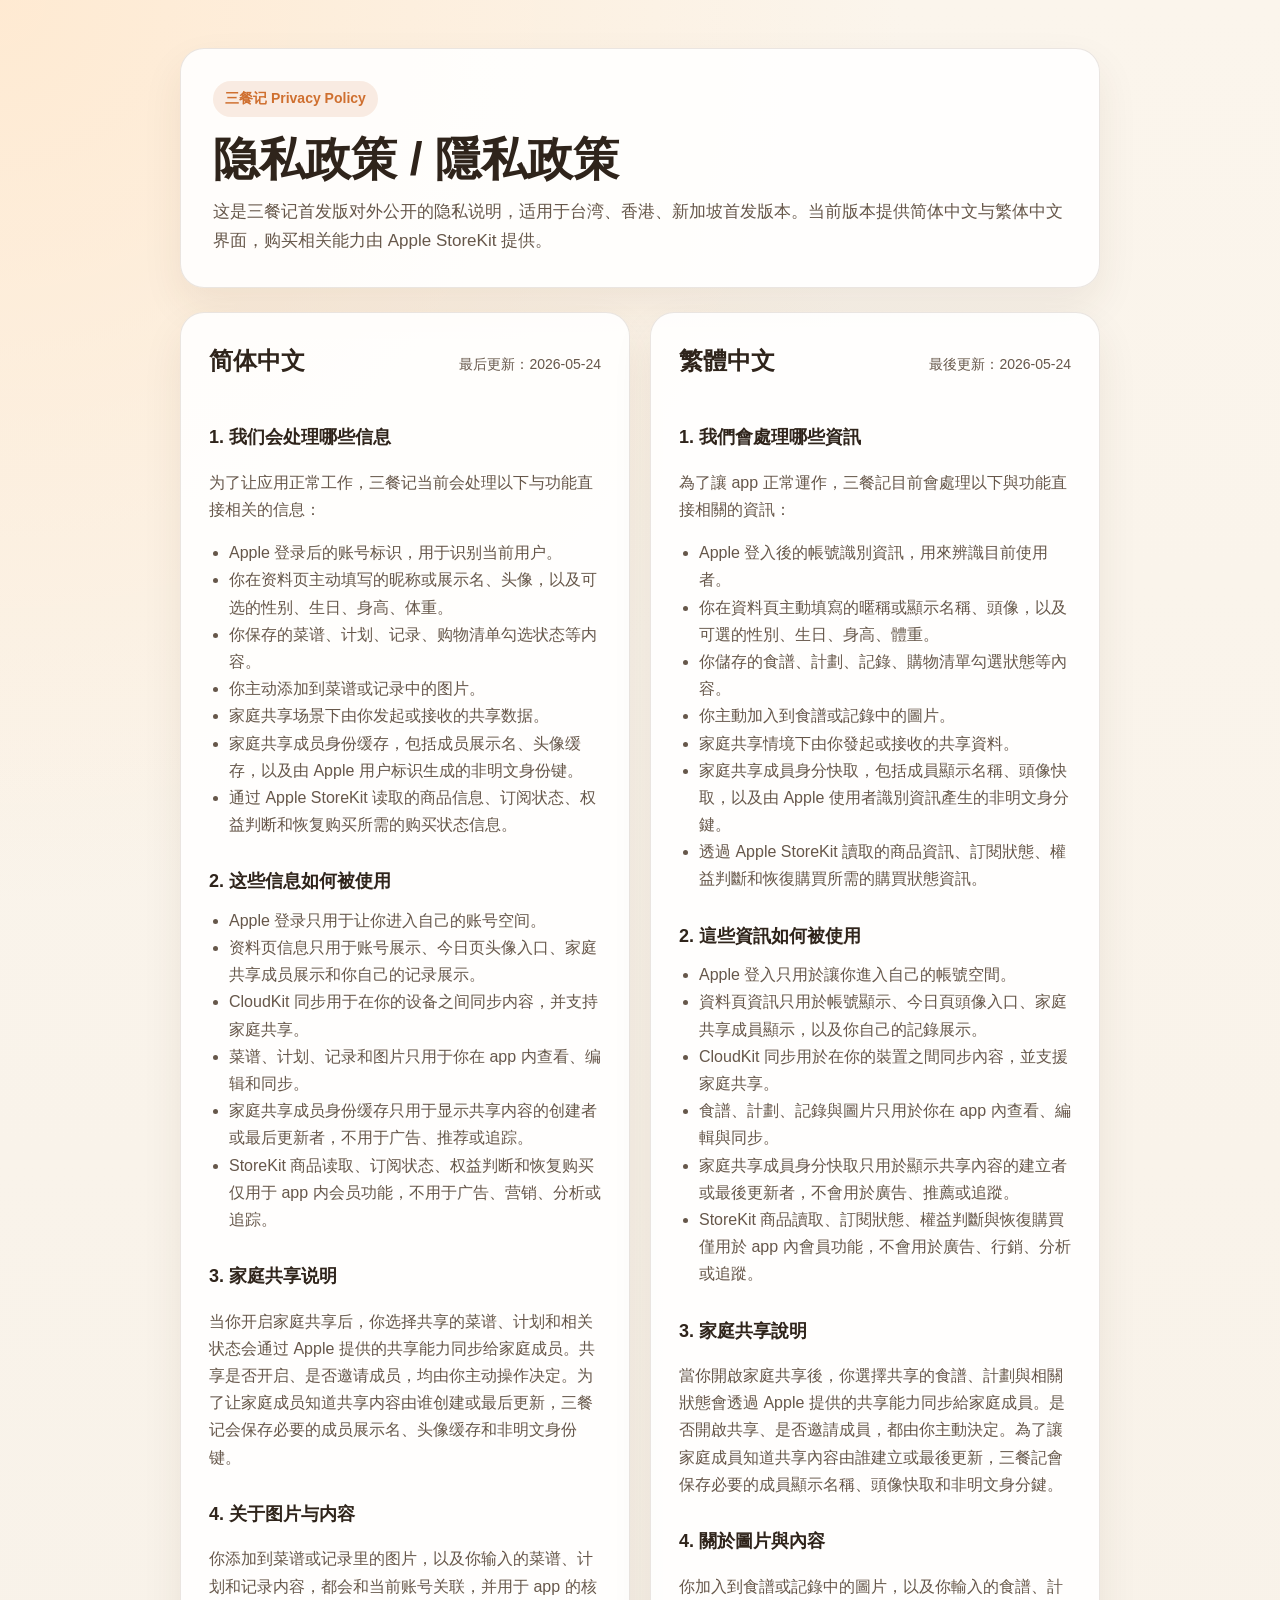
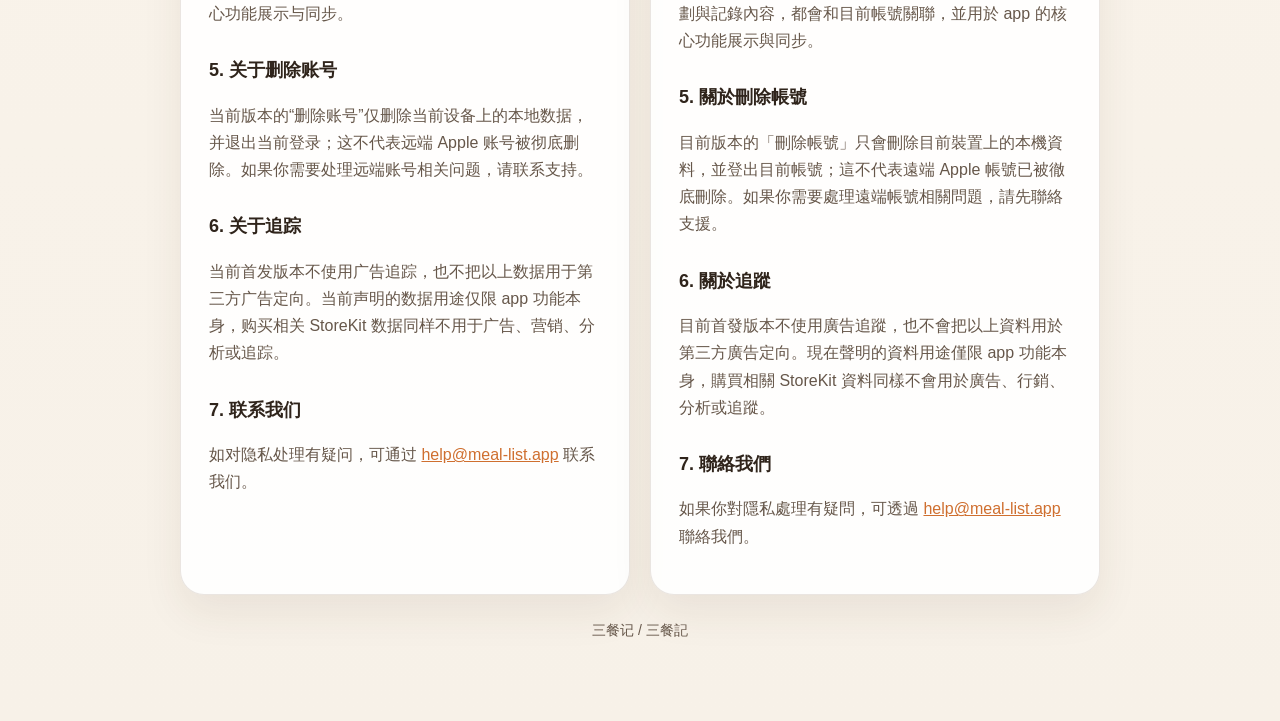
<file: privacy/index.html>
<!DOCTYPE html>
<!--
  三餐记首发版隐私政策页。
  供 App Store Connect 的 Privacy Policy URL 使用。
-->
<html lang="zh-Hans">
  <head>
    <meta charset="UTF-8" />
    <meta name="viewport" content="width=device-width, initial-scale=1.0" />
    <title>三餐记 隐私政策</title>
    <meta
      name="description"
      content="三餐记首发版隐私政策，覆盖 Apple 登录、CloudKit 同步、资料页、菜谱与图片、家庭共享、StoreKit 商品读取、订阅状态、权益判断、恢复购买与联系渠道。"
    />
    <link rel="stylesheet" href="../styles.css" />
  </head>
  <body>
    <main class="page">
      <section class="hero">
        <div class="hero-tag">三餐记 Privacy Policy</div>
        <h1>隐私政策 / 隱私政策</h1>
        <p>
          这是三餐记首发版对外公开的隐私说明，适用于台湾、香港、新加坡首发版本。当前版本提供简体中文与繁体中文界面，购买相关能力由 Apple StoreKit 提供。
        </p>
      </section>

      <section class="grid two-up">
        <article class="language-card">
          <div class="language-header">
            <h2>简体中文</h2>
            <span>最后更新：2026-05-24</span>
          </div>

          <h3>1. 我们会处理哪些信息</h3>
          <p>为了让应用正常工作，三餐记当前会处理以下与功能直接相关的信息：</p>
          <ul>
            <li>Apple 登录后的账号标识，用于识别当前用户。</li>
            <li>你在资料页主动填写的昵称或展示名、头像，以及可选的性别、生日、身高、体重。</li>
            <li>你保存的菜谱、计划、记录、购物清单勾选状态等内容。</li>
            <li>你主动添加到菜谱或记录中的图片。</li>
            <li>家庭共享场景下由你发起或接收的共享数据。</li>
            <li>家庭共享成员身份缓存，包括成员展示名、头像缓存，以及由 Apple 用户标识生成的非明文身份键。</li>
            <li>通过 Apple StoreKit 读取的商品信息、订阅状态、权益判断和恢复购买所需的购买状态信息。</li>
          </ul>

          <h3>2. 这些信息如何被使用</h3>
          <ul>
            <li>Apple 登录只用于让你进入自己的账号空间。</li>
            <li>资料页信息只用于账号展示、今日页头像入口、家庭共享成员展示和你自己的记录展示。</li>
            <li>CloudKit 同步用于在你的设备之间同步内容，并支持家庭共享。</li>
            <li>菜谱、计划、记录和图片只用于你在 app 内查看、编辑和同步。</li>
            <li>家庭共享成员身份缓存只用于显示共享内容的创建者或最后更新者，不用于广告、推荐或追踪。</li>
            <li>StoreKit 商品读取、订阅状态、权益判断和恢复购买仅用于 app 内会员功能，不用于广告、营销、分析或追踪。</li>
          </ul>

          <h3>3. 家庭共享说明</h3>
          <p>
            当你开启家庭共享后，你选择共享的菜谱、计划和相关状态会通过 Apple 提供的共享能力同步给家庭成员。共享是否开启、是否邀请成员，均由你主动操作决定。为了让家庭成员知道共享内容由谁创建或最后更新，三餐记会保存必要的成员展示名、头像缓存和非明文身份键。
          </p>

          <h3>4. 关于图片与内容</h3>
          <p>
            你添加到菜谱或记录里的图片，以及你输入的菜谱、计划和记录内容，都会和当前账号关联，并用于 app 的核心功能展示与同步。
          </p>

          <h3>5. 关于删除账号</h3>
          <p>
            当前版本的“删除账号”仅删除当前设备上的本地数据，并退出当前登录；这不代表远端 Apple 账号被彻底删除。如果你需要处理远端账号相关问题，请联系支持。
          </p>

          <h3>6. 关于追踪</h3>
          <p>
            当前首发版本不使用广告追踪，也不把以上数据用于第三方广告定向。当前声明的数据用途仅限 app 功能本身，购买相关 StoreKit 数据同样不用于广告、营销、分析或追踪。
          </p>

          <h3>7. 联系我们</h3>
          <p>
            如对隐私处理有疑问，可通过
            <a href="mailto:help@meal-list.app?subject=%E4%B8%89%E9%A4%90%E8%AE%B0%20%E9%9A%90%E7%A7%81%E5%92%A8%E8%AF%A2">help@meal-list.app</a>
            联系我们。
          </p>
        </article>

        <article class="language-card">
          <div class="language-header">
            <h2>繁體中文</h2>
            <span>最後更新：2026-05-24</span>
          </div>

          <h3>1. 我們會處理哪些資訊</h3>
          <p>為了讓 app 正常運作，三餐記目前會處理以下與功能直接相關的資訊：</p>
          <ul>
            <li>Apple 登入後的帳號識別資訊，用來辨識目前使用者。</li>
            <li>你在資料頁主動填寫的暱稱或顯示名稱、頭像，以及可選的性別、生日、身高、體重。</li>
            <li>你儲存的食譜、計劃、記錄、購物清單勾選狀態等內容。</li>
            <li>你主動加入到食譜或記錄中的圖片。</li>
            <li>家庭共享情境下由你發起或接收的共享資料。</li>
            <li>家庭共享成員身分快取，包括成員顯示名稱、頭像快取，以及由 Apple 使用者識別資訊產生的非明文身分鍵。</li>
            <li>透過 Apple StoreKit 讀取的商品資訊、訂閱狀態、權益判斷和恢復購買所需的購買狀態資訊。</li>
          </ul>

          <h3>2. 這些資訊如何被使用</h3>
          <ul>
            <li>Apple 登入只用於讓你進入自己的帳號空間。</li>
            <li>資料頁資訊只用於帳號顯示、今日頁頭像入口、家庭共享成員顯示，以及你自己的記錄展示。</li>
            <li>CloudKit 同步用於在你的裝置之間同步內容，並支援家庭共享。</li>
            <li>食譜、計劃、記錄與圖片只用於你在 app 內查看、編輯與同步。</li>
            <li>家庭共享成員身分快取只用於顯示共享內容的建立者或最後更新者，不會用於廣告、推薦或追蹤。</li>
            <li>StoreKit 商品讀取、訂閱狀態、權益判斷與恢復購買僅用於 app 內會員功能，不會用於廣告、行銷、分析或追蹤。</li>
          </ul>

          <h3>3. 家庭共享說明</h3>
          <p>
            當你開啟家庭共享後，你選擇共享的食譜、計劃與相關狀態會透過 Apple 提供的共享能力同步給家庭成員。是否開啟共享、是否邀請成員，都由你主動決定。為了讓家庭成員知道共享內容由誰建立或最後更新，三餐記會保存必要的成員顯示名稱、頭像快取和非明文身分鍵。
          </p>

          <h3>4. 關於圖片與內容</h3>
          <p>
            你加入到食譜或記錄中的圖片，以及你輸入的食譜、計劃與記錄內容，都會和目前帳號關聯，並用於 app 的核心功能展示與同步。
          </p>

          <h3>5. 關於刪除帳號</h3>
          <p>
            目前版本的「刪除帳號」只會刪除目前裝置上的本機資料，並登出目前帳號；這不代表遠端 Apple 帳號已被徹底刪除。如果你需要處理遠端帳號相關問題，請先聯絡支援。
          </p>

          <h3>6. 關於追蹤</h3>
          <p>
            目前首發版本不使用廣告追蹤，也不會把以上資料用於第三方廣告定向。現在聲明的資料用途僅限 app 功能本身，購買相關 StoreKit 資料同樣不會用於廣告、行銷、分析或追蹤。
          </p>

          <h3>7. 聯絡我們</h3>
          <p>
            如果你對隱私處理有疑問，可透過
            <a href="mailto:help@meal-list.app?subject=%E4%B8%89%E9%A4%90%E8%A8%98%20%E9%9A%B1%E7%A7%81%E8%AB%AE%E8%A9%A2">help@meal-list.app</a>
            聯絡我們。
          </p>
        </article>
      </section>

      <p class="footer">三餐记 / 三餐記</p>
    </main>
  </body>
</html>
</file>
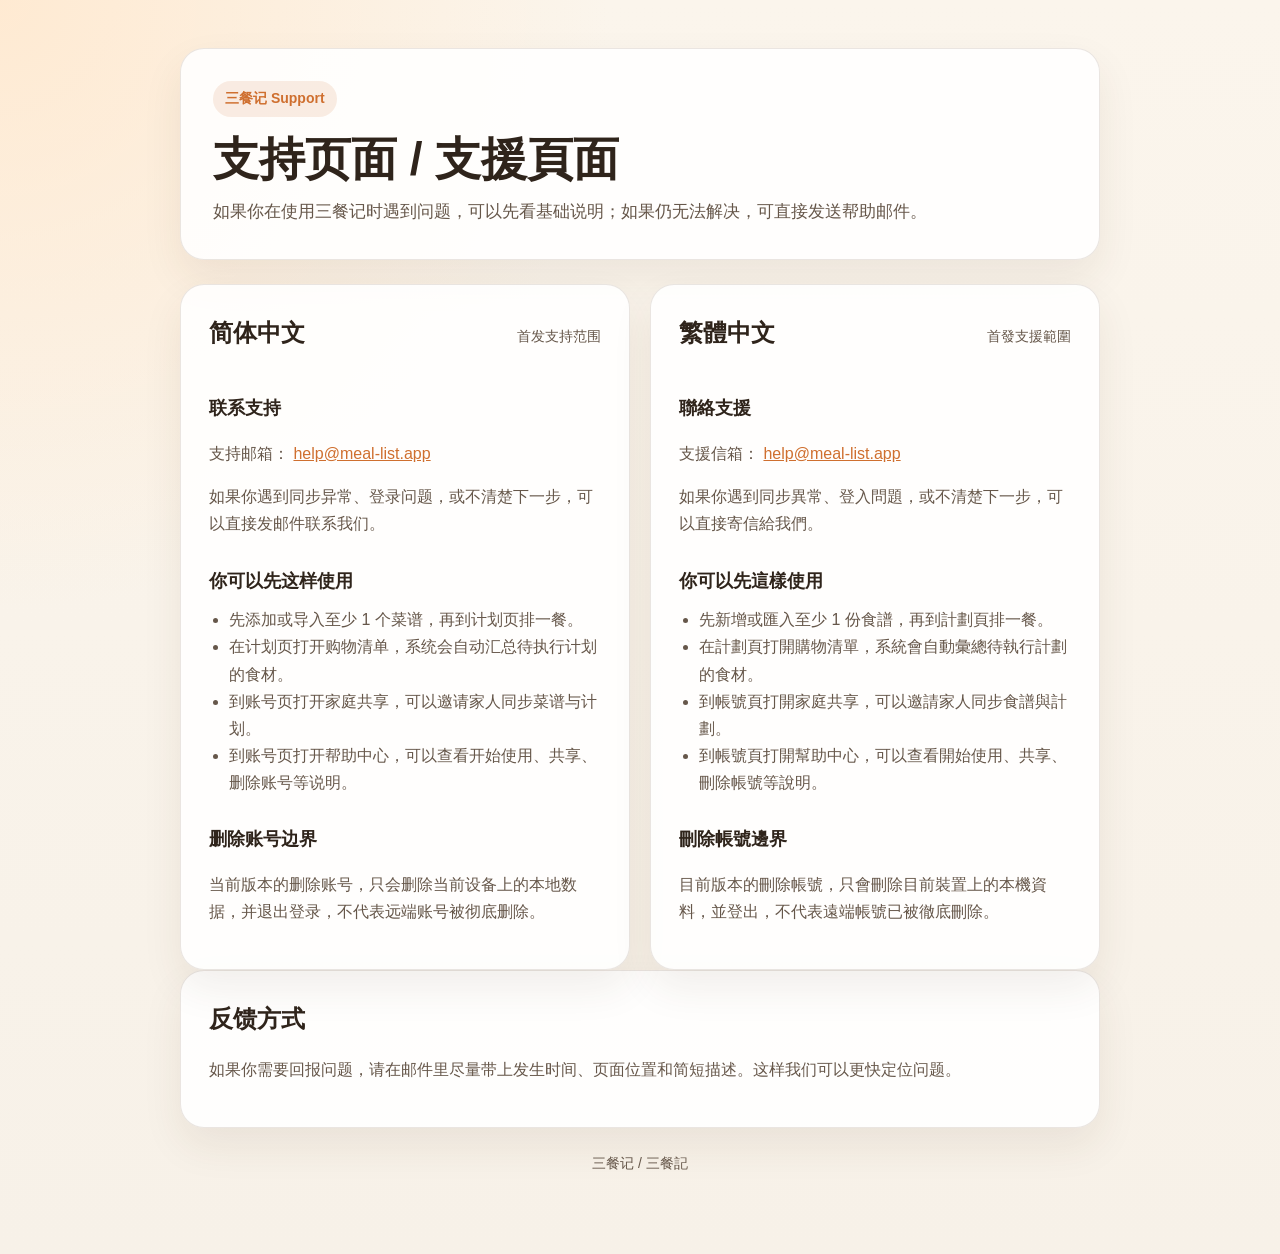
<file: support/index.html>
<!DOCTYPE html>
<!--
  三餐记首发版支持页。
  供 App Store Connect 的 Support URL 使用。
-->
<html lang="zh-Hans">
  <head>
    <meta charset="UTF-8" />
    <meta name="viewport" content="width=device-width, initial-scale=1.0" />
    <title>三餐记 支持页面</title>
    <meta
      name="description"
      content="三餐记首发版支持页面，提供帮助邮箱、反馈方式和基础使用说明。"
    />
    <link rel="stylesheet" href="../styles.css" />
  </head>
  <body>
    <main class="page">
      <section class="hero">
        <div class="hero-tag">三餐记 Support</div>
        <h1>支持页面 / 支援頁面</h1>
        <p>
          如果你在使用三餐记时遇到问题，可以先看基础说明；如果仍无法解决，可直接发送帮助邮件。
        </p>
      </section>

      <section class="grid two-up">
        <article class="language-card">
          <div class="language-header">
            <h2>简体中文</h2>
            <span>首发支持范围</span>
          </div>

          <h3>联系支持</h3>
          <p>
            支持邮箱：
            <a href="mailto:help@meal-list.app?subject=%E4%B8%89%E9%A4%90%E8%AE%B0%20%E5%B8%AE%E5%8A%A9%E5%8F%8D%E9%A6%88">help@meal-list.app</a>
          </p>
          <p>如果你遇到同步异常、登录问题，或不清楚下一步，可以直接发邮件联系我们。</p>

          <h3>你可以先这样使用</h3>
          <ul>
            <li>先添加或导入至少 1 个菜谱，再到计划页排一餐。</li>
            <li>在计划页打开购物清单，系统会自动汇总待执行计划的食材。</li>
            <li>到账号页打开家庭共享，可以邀请家人同步菜谱与计划。</li>
            <li>到账号页打开帮助中心，可以查看开始使用、共享、删除账号等说明。</li>
          </ul>

          <h3>删除账号边界</h3>
          <p>
            当前版本的删除账号，只会删除当前设备上的本地数据，并退出登录，不代表远端账号被彻底删除。
          </p>
        </article>

        <article class="language-card">
          <div class="language-header">
            <h2>繁體中文</h2>
            <span>首發支援範圍</span>
          </div>

          <h3>聯絡支援</h3>
          <p>
            支援信箱：
            <a href="mailto:help@meal-list.app?subject=%E4%B8%89%E9%A4%90%E8%A8%98%20%E5%B9%AB%E5%8A%A9%E5%9B%9E%E9%A5%8B">help@meal-list.app</a>
          </p>
          <p>如果你遇到同步異常、登入問題，或不清楚下一步，可以直接寄信給我們。</p>

          <h3>你可以先這樣使用</h3>
          <ul>
            <li>先新增或匯入至少 1 份食譜，再到計劃頁排一餐。</li>
            <li>在計劃頁打開購物清單，系統會自動彙總待執行計劃的食材。</li>
            <li>到帳號頁打開家庭共享，可以邀請家人同步食譜與計劃。</li>
            <li>到帳號頁打開幫助中心，可以查看開始使用、共享、刪除帳號等說明。</li>
          </ul>

          <h3>刪除帳號邊界</h3>
          <p>
            目前版本的刪除帳號，只會刪除目前裝置上的本機資料，並登出，不代表遠端帳號已被徹底刪除。
          </p>
        </article>
      </section>

      <section class="card">
        <h2>反馈方式</h2>
        <p>
          如果你需要回报问题，请在邮件里尽量带上发生时间、页面位置和简短描述。这样我们可以更快定位问题。
        </p>
      </section>

      <p class="footer">三餐记 / 三餐記</p>
    </main>
  </body>
</html>
</file>
<file: styles.css>
/*
 * 首发期公开静态页公共样式。
 * 供隐私政策页与支持页共用，保持最小、稳定、易读。
 */

:root {
  --bg: #f7f1e8;
  --surface: rgba(255, 255, 255, 0.88);
  --surface-strong: #fffaf2;
  --text: #2f241b;
  --text-muted: #66574a;
  --accent: #cf6f2f;
  --border: rgba(108, 83, 60, 0.14);
  --shadow: 0 18px 40px rgba(71, 46, 27, 0.08);
  --max-width: 920px;
}

* {
  box-sizing: border-box;
}

body {
  margin: 0;
  font-family: "PingFang SC", "PingFang TC", "Noto Sans CJK SC", "Noto Sans CJK TC", sans-serif;
  background:
    radial-gradient(circle at top left, rgba(255, 233, 208, 0.92), transparent 34%),
    linear-gradient(180deg, #fbf5ec 0%, var(--bg) 100%);
  color: var(--text);
  line-height: 1.7;
}

a {
  color: var(--accent);
}

.page {
  width: min(calc(100% - 32px), var(--max-width));
  margin: 0 auto;
  padding: 48px 0 64px;
}

.hero,
.card,
.language-card {
  background: var(--surface);
  border: 1px solid var(--border);
  border-radius: 24px;
  box-shadow: var(--shadow);
}

.hero {
  padding: 32px;
  margin-bottom: 24px;
}

.hero-tag {
  display: inline-flex;
  align-items: center;
  padding: 6px 12px;
  border-radius: 999px;
  background: rgba(207, 111, 47, 0.12);
  color: var(--accent);
  font-size: 14px;
  font-weight: 600;
  margin-bottom: 16px;
}

.hero h1 {
  margin: 0 0 12px;
  font-size: clamp(32px, 5vw, 46px);
  line-height: 1.15;
}

.hero p {
  margin: 0;
  color: var(--text-muted);
  font-size: 17px;
}

.grid {
  display: grid;
  gap: 20px;
}

.two-up {
  grid-template-columns: repeat(auto-fit, minmax(280px, 1fr));
}

.card,
.language-card {
  padding: 28px;
}

.card h2,
.language-card h2 {
  margin-top: 0;
  margin-bottom: 12px;
  font-size: 24px;
}

.card h3,
.language-card h3 {
  margin: 28px 0 10px;
  font-size: 18px;
}

.card p,
.card li,
.language-card p,
.language-card li {
  color: var(--text-muted);
}

.card ul,
.language-card ul {
  margin: 0;
  padding-left: 20px;
}

.language-header {
  display: flex;
  justify-content: space-between;
  gap: 16px;
  align-items: baseline;
  margin-bottom: 12px;
}

.language-header span {
  color: var(--text-muted);
  font-size: 14px;
}

.footer {
  margin-top: 24px;
  text-align: center;
  color: var(--text-muted);
  font-size: 14px;
}

@media (max-width: 640px) {
  .page {
    width: min(calc(100% - 20px), var(--max-width));
    padding: 28px 0 40px;
  }

  .hero,
  .card,
  .language-card {
    border-radius: 20px;
  }

  .hero,
  .card,
  .language-card {
    padding: 22px;
  }

  .language-header {
    flex-direction: column;
    align-items: flex-start;
    gap: 6px;
  }
}
</file>
